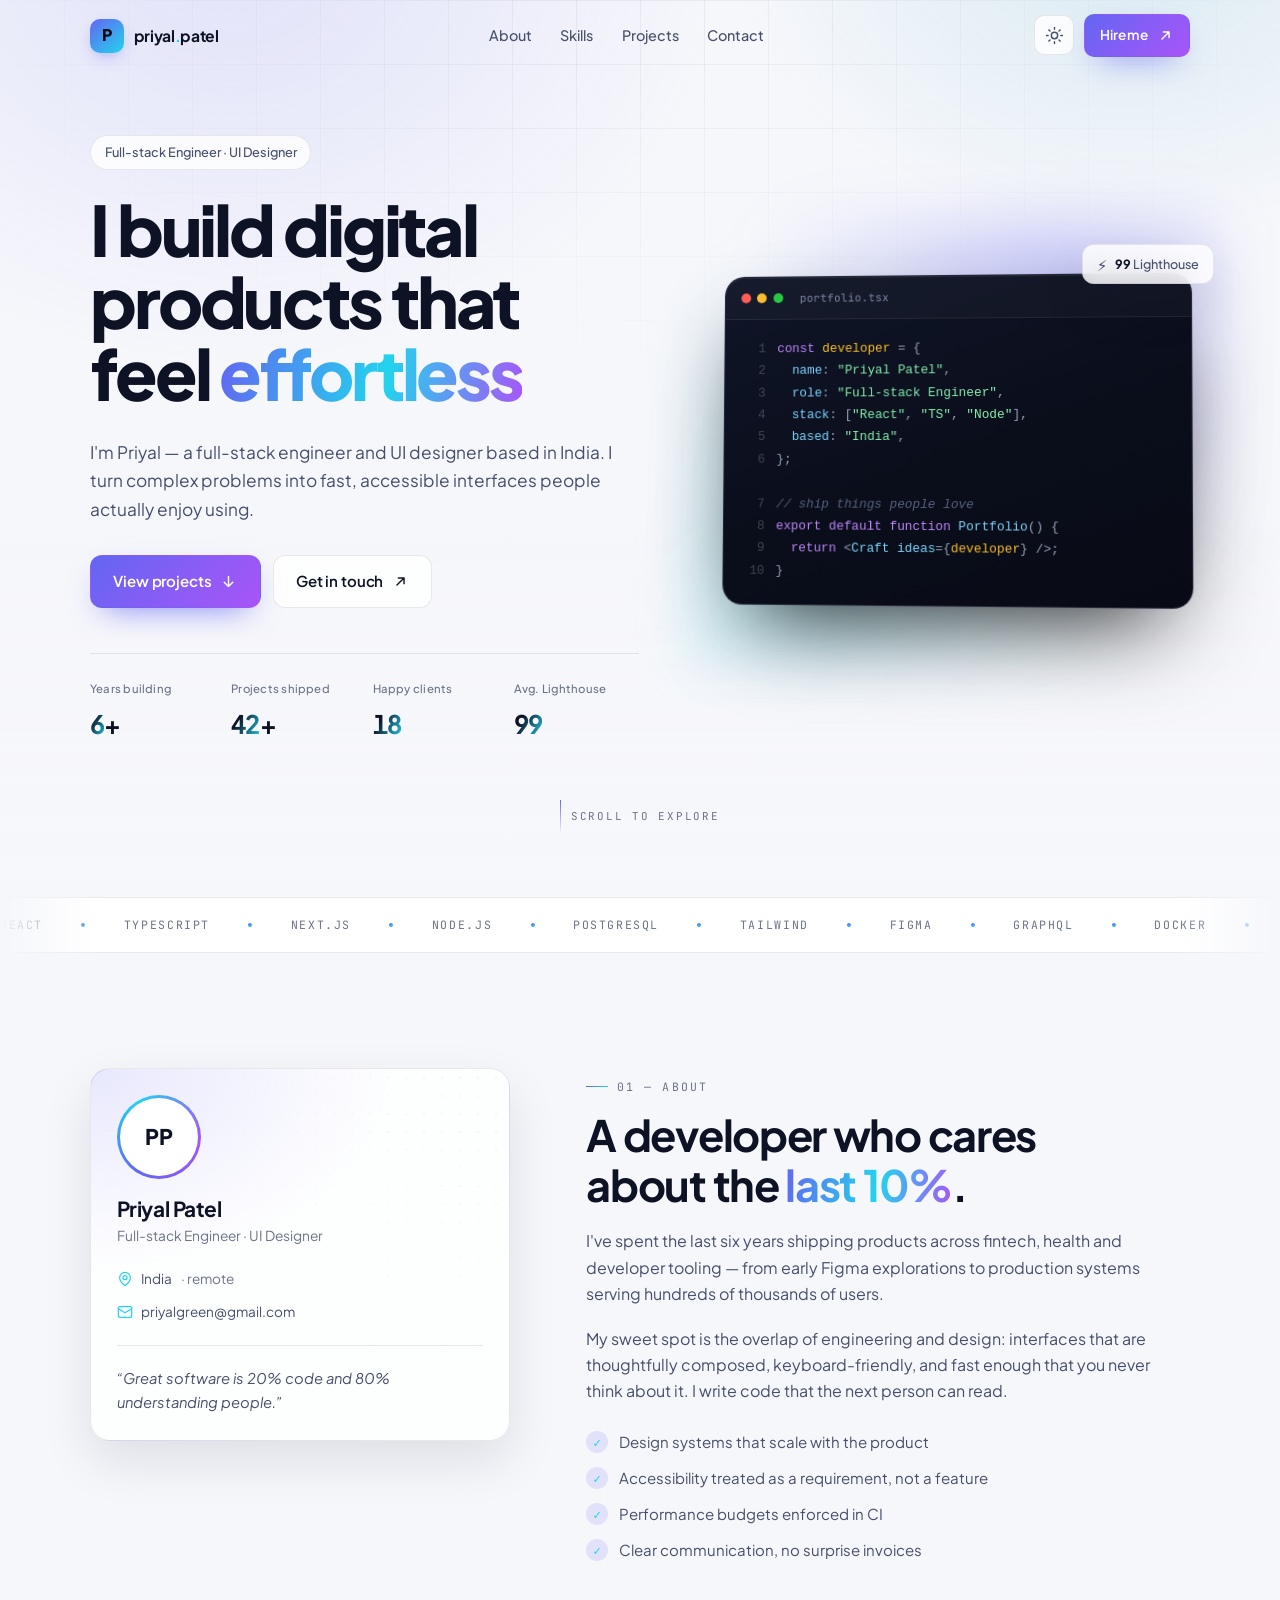
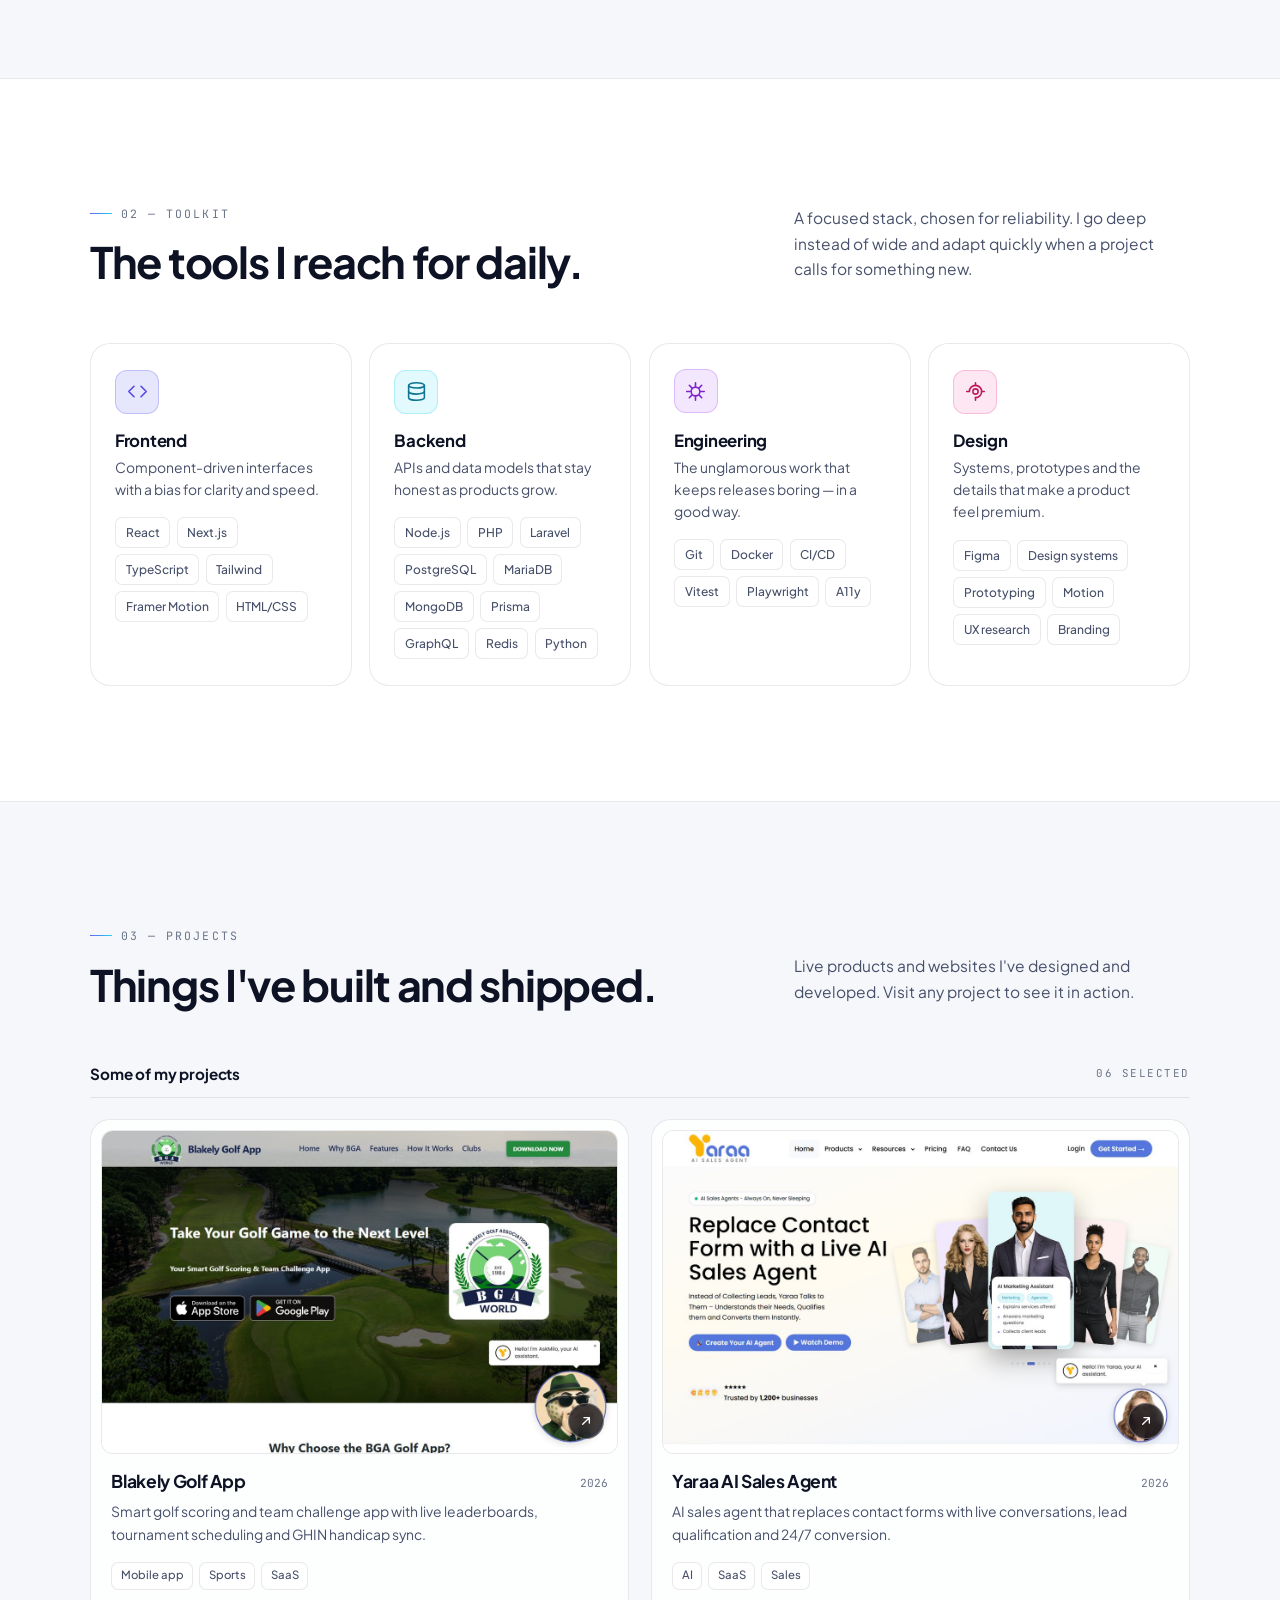
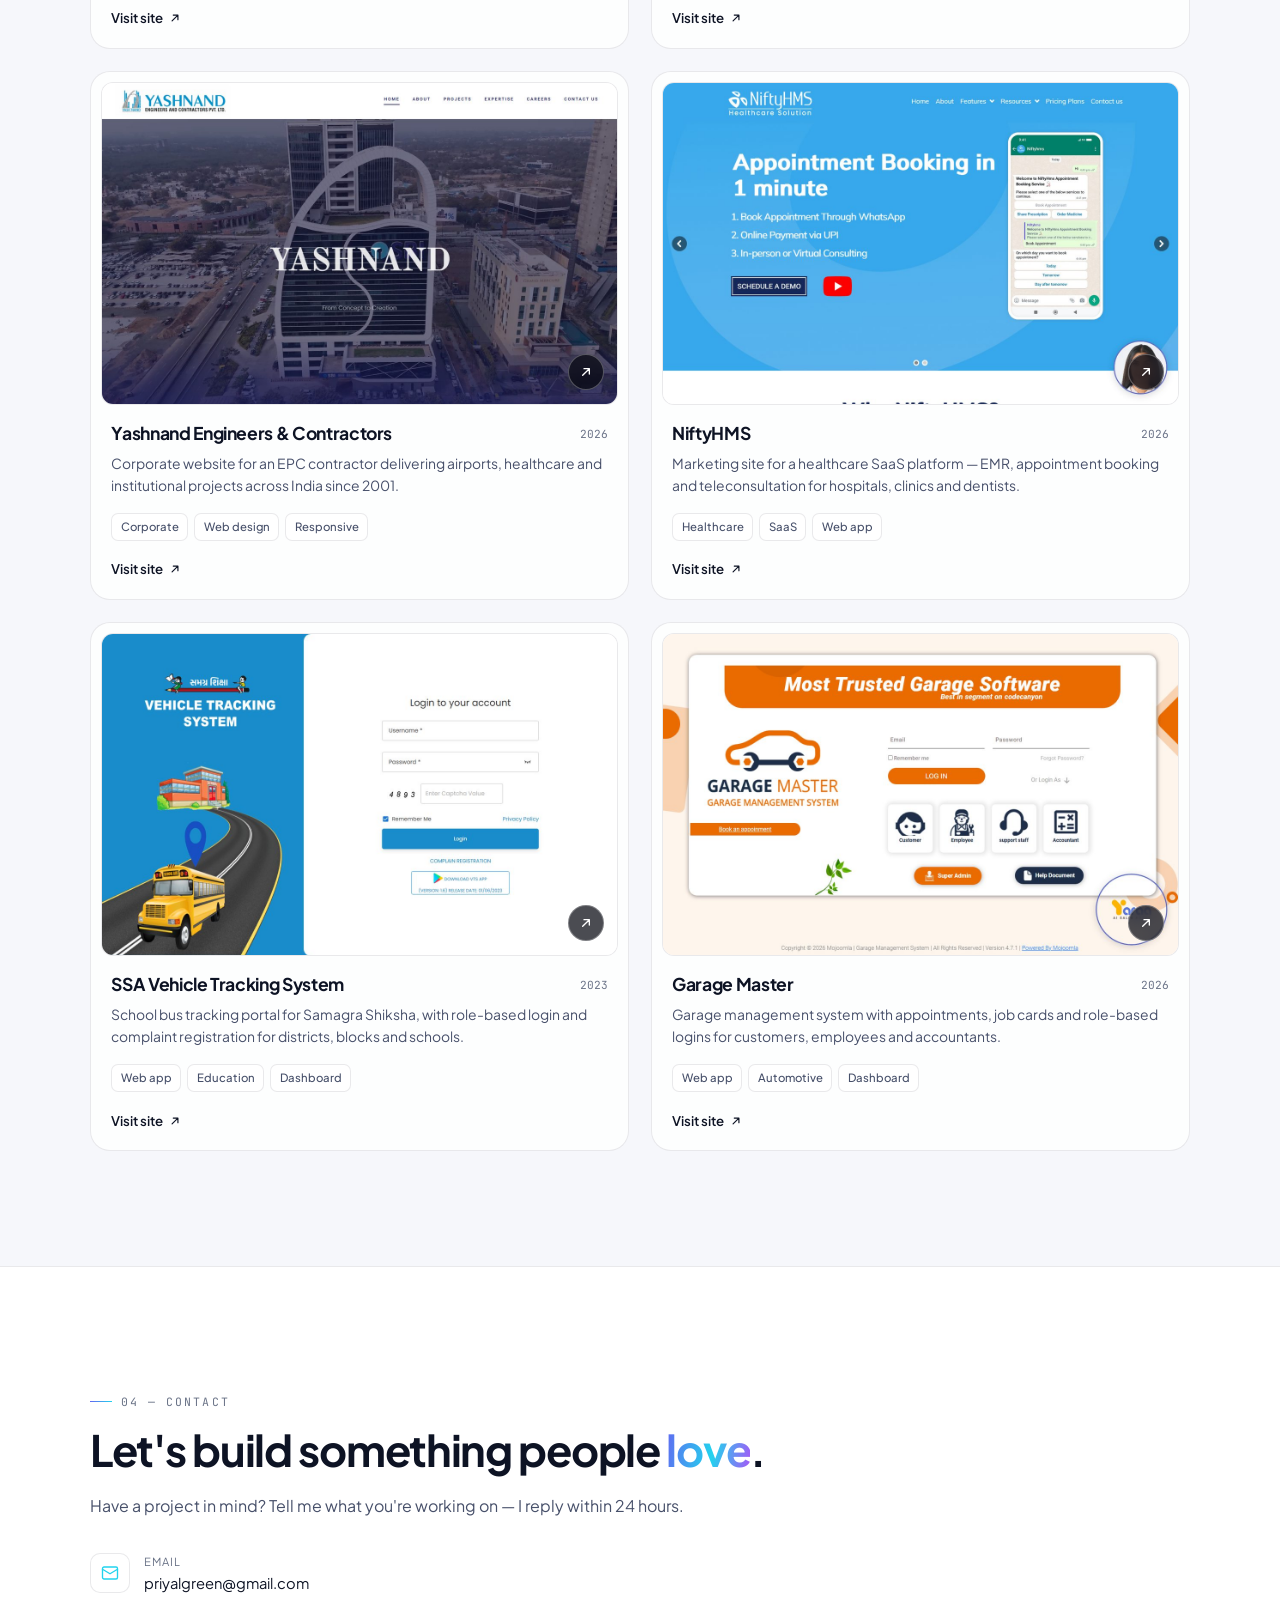
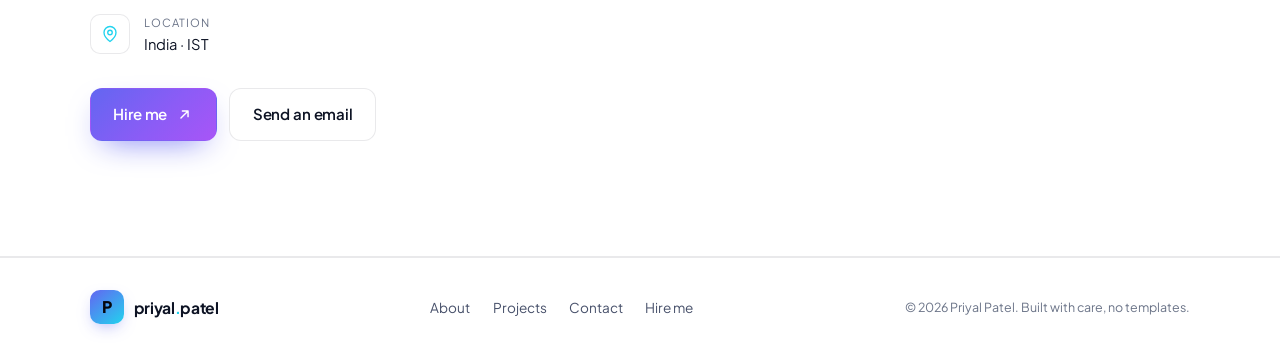
<file: index.html>
<!DOCTYPE html>
<html lang="en" data-theme="dark">

<head>
  <meta charset="UTF-8" />
  <meta name="viewport" content="width=device-width, initial-scale=1.0" />
  <title>Priyal Patel — Full-stack Engineer &amp; UI Designer</title>
  <meta name="description"
    content="Portfolio of Priyal Patel, a full-stack engineer and UI designer building fast, accessible digital products." />
  <meta name="author" content="Priyal Patel" />
  <meta name="theme-color" content="#060810" />
  <meta property="og:type" content="website" />
  <meta property="og:title" content="Priyal Patel — Full-stack Engineer &amp; UI Designer" />
  <meta property="og:description"
    content="I build digital products that feel effortless. Full-stack engineering, interface design and design systems." />
  <meta property="og:site_name" content="Priyal Patel" />
  <meta name="twitter:card" content="summary" />
  <meta name="twitter:title" content="Priyal Patel — Full-stack Engineer &amp; UI Designer" />
  <meta name="twitter:description"
    content="I build digital products that feel effortless. Full-stack engineering, interface design and design systems." />
  <link rel="icon"
    href="data:image/svg+xml,%3Csvg xmlns='http://www.w3.org/2000/svg' viewBox='0 0 64 64'%3E%3Cdefs%3E%3ClinearGradient id='g' x1='0' y1='0' x2='1' y2='1'%3E%3Cstop stop-color='%236366f1'/%3E%3Cstop offset='1' stop-color='%2322d3ee'/%3E%3C/linearGradient%3E%3C/defs%3E%3Crect width='64' height='64' rx='16' fill='url(%23g)'/%3E%3Cpath d='M22 48V16h12a10 10 0 0 1 0 20h-8v12z' fill='%23060810'/%3E%3C/svg%3E" />

  <link rel="preconnect" href="https://fonts.googleapis.com" />
  <link rel="preconnect" href="https://fonts.gstatic.com" crossorigin />
  <link
    href="https://fonts.googleapis.com/css2?family=Plus+Jakarta+Sans:wght@400;500;600;700;800&family=JetBrains+Mono:wght@400;500&display=swap"
    rel="stylesheet" />

  <script>
    // Apply the saved theme before first paint to avoid a flash.
    (function () {
      try {
        var saved = localStorage.getItem("theme");
        var prefersLight = window.matchMedia("(prefers-color-scheme: light)").matches;
        document.documentElement.dataset.theme = saved || (prefersLight ? "light" : "dark");
        document.documentElement.classList.add("js");
      } catch (error) {
        /* keep the default dark theme */
      }
    })();
  </script>

  <link rel="stylesheet" href="styles.css" />
</head>

<body>
  <a class="skip-link" href="#main">Skip to content</a>
  <div class="cursor-glow" aria-hidden="true"></div>

  <!-- ================= Header ================= -->
  <header class="site-header" id="site-header">
    <div class="container header-inner">
      <a class="brand" href="#top">
        <span class="brand-mark" aria-hidden="true">P</span>
        <span class="brand-text">priyal<span class="brand-dot">.</span>patel</span>
      </a>

      <nav class="nav" id="nav" tabindex="-1" aria-label="Primary">
        <ul class="nav-list">
          <li><a class="nav-link" href="#about">About</a></li>
          <li><a class="nav-link" href="#skills">Skills</a></li>
          <li><a class="nav-link" href="#work">Projects</a></li>
          <li><a class="nav-link" href="#contact">Contact</a></li>
          <li class="nav-cta">
            <a class="btn btn-primary btn-block" href="mailto:priyalgreen@gmail.com">
              Hire me
              <svg viewBox="0 0 24 24" fill="none" stroke="currentColor" stroke-width="2" stroke-linecap="round"
                stroke-linejoin="round" aria-hidden="true">
                <path d="M7 17 17 7M9 7h8v8" />
              </svg>
            </a>
          </li>
        </ul>
      </nav>

      <div class="header-actions">        
        <button class="icon-btn theme-toggle" id="theme-toggle" type="button" aria-label="Switch color theme">
          <svg class="icon-sun" viewBox="0 0 24 24" fill="none" stroke="currentColor" stroke-width="1.8"
            stroke-linecap="round" aria-hidden="true">
            <circle cx="12" cy="12" r="4" />
            <path
              d="M12 2v2m0 16v2M4.9 4.9l1.4 1.4m11.4 11.4 1.4 1.4M2 12h2m16 0h2M4.9 19.1l1.4-1.4M17.7 6.3l1.4-1.4" />
          </svg>
          <svg class="icon-moon" viewBox="0 0 24 24" fill="none" stroke="currentColor" stroke-width="1.8"
            stroke-linecap="round" stroke-linejoin="round" aria-hidden="true">
            <path d="M21 12.8A9 9 0 1 1 11.2 3a7 7 0 0 0 9.8 9.8Z" />
          </svg>
        </button>
        <a class="btn btn-primary btn-sm header-cta" href="mailto:priyalgreen@gmail.com">
          Hire me
          <svg viewBox="0 0 24 24" fill="none" stroke="currentColor" stroke-width="2" stroke-linecap="round"
            stroke-linejoin="round" aria-hidden="true">
            <path d="M7 17 17 7M9 7h8v8" />
          </svg>
        </a>
        <button class="icon-btn menu-toggle" id="menu-toggle" type="button" aria-label="Open menu" aria-expanded="false"
          aria-controls="nav">
          <span></span><span></span><span></span>
        </button>
      </div>
    </div>
  </header>

  <main id="main">
    <!-- ================= Hero ================= -->
    <section class="hero" id="top">
      <div class="container hero-grid">
        <div class="hero-copy">
          <p class="eyebrow reveal">Full-stack Engineer · UI Designer</p>

          <h1 class="hero-title reveal" style="--d: 60ms">
            I build digital products that feel
            <span class="gradient-text">effortless</span>
          </h1>

          <p class="lead reveal" style="--d: 120ms">
            I'm Priyal — a full-stack engineer and UI designer based in India. I turn
            complex problems into fast, accessible interfaces people actually enjoy using.
          </p>

          <div class="hero-actions reveal" style="--d: 180ms">
            <a class="btn btn-primary" href="#work">
              View projects
              <svg viewBox="0 0 24 24" fill="none" stroke="currentColor" stroke-width="2" stroke-linecap="round"
                stroke-linejoin="round" aria-hidden="true">
                <path d="M12 5v14M6 13l6 6 6-6" />
              </svg>
            </a>
            <a class="btn btn-ghost" href="#contact">
              Get in touch
              <svg viewBox="0 0 24 24" fill="none" stroke="currentColor" stroke-width="2" stroke-linecap="round"
                stroke-linejoin="round" aria-hidden="true">
                <path d="M7 17 17 7M9 7h8v8" />
              </svg>
            </a>
          </div>

          <dl class="hero-stats reveal" style="--d: 300ms">
            <div>
              <dt>Years building</dt>
              <dd><span data-count="6">0</span>+</dd>
            </div>
            <div>
              <dt>Projects shipped</dt>
              <dd><span data-count="42">0</span>+</dd>
            </div>
            <div>
              <dt>Happy clients</dt>
              <dd><span data-count="18">0</span></dd>
            </div>
            <div>
              <dt>Avg. Lighthouse</dt>
              <dd><span data-count="99">0</span></dd>
            </div>
          </dl>
        </div>

        <div class="hero-visual reveal" style="--d: 160ms" aria-hidden="true">
          <div class="visual-glow"></div>

          <div class="code-card">
            <div class="code-head">
              <span class="dot dot-red"></span>
              <span class="dot dot-yellow"></span>
              <span class="dot dot-green"></span>
              <span class="code-tab">portfolio.tsx</span>
            </div>
            <pre class="code-body"><code><span class="lineno">1</span><span class="tok-key">const</span> <span class="tok-var">developer</span> <span class="tok-punc">=</span> <span class="tok-punc">{</span>
<span class="lineno">2</span>  <span class="tok-fn">name</span><span class="tok-punc">:</span> <span class="tok-str">"Priyal Patel"</span><span class="tok-punc">,</span>
<span class="lineno">3</span>  <span class="tok-fn">role</span><span class="tok-punc">:</span> <span class="tok-str">"Full-stack Engineer"</span><span class="tok-punc">,</span>
<span class="lineno">4</span>  <span class="tok-fn">stack</span><span class="tok-punc">:</span> <span class="tok-punc">[</span><span class="tok-str">"React"</span><span class="tok-punc">,</span> <span class="tok-str">"TS"</span><span class="tok-punc">,</span> <span class="tok-str">"Node"</span><span class="tok-punc">]</span><span class="tok-punc">,</span>
<span class="lineno">5</span>  <span class="tok-fn">based</span><span class="tok-punc">:</span> <span class="tok-str">"India"</span><span class="tok-punc">,</span>
<span class="lineno">6</span><span class="tok-punc">}</span><span class="tok-punc">;</span>

<span class="lineno">7</span><span class="tok-com">// ship things people love</span>
<span class="lineno">8</span><span class="tok-key">export default function</span> <span class="tok-fn">Portfolio</span><span class="tok-punc">() {</span>
<span class="lineno">9</span>  <span class="tok-key">return</span> <span class="tok-punc">&lt;</span><span class="tok-fn">Craft</span> <span class="tok-fn">ideas</span><span class="tok-punc">=</span><span class="tok-punc">{</span><span class="tok-var">developer</span><span class="tok-punc">}</span> <span class="tok-punc">/&gt;</span><span class="tok-punc">;</span>
<span class="lineno">10</span><span class="tok-punc">}</span></code></pre>
          </div>

          <div class="float-chip chip-top">
            <span class="chip-icon">⚡</span>
            <span><strong>99</strong> Lighthouse</span>
          </div>
        </div>
      </div>

      <div class="scroll-hint" aria-hidden="true">
        <span class="scroll-line"></span>
        Scroll to explore
      </div>
    </section>

    <!-- ================= Marquee ================= -->
    <div class="marquee" aria-hidden="true">
      <div class="marquee-track">
        <span>React</span><span>TypeScript</span><span>Next.js</span><span>Node.js</span><span>PostgreSQL</span><span>Tailwind</span><span>Figma</span><span>GraphQL</span><span>Docker</span><span>Framer
          Motion</span>
        <span>React</span><span>TypeScript</span><span>Next.js</span><span>Node.js</span><span>PostgreSQL</span><span>Tailwind</span><span>Figma</span><span>GraphQL</span><span>Docker</span><span>Framer
          Motion</span>
      </div>
    </div>

    <!-- ================= About ================= -->
    <section class="section" id="about">
      <div class="container about-grid">
        <div class="about-visual reveal">
          <div class="profile-card">
            <div class="profile-top">
              <div class="avatar" aria-hidden="true">
                <span>PP</span>
              </div>
            </div>
            <p class="profile-name">Priyal Patel</p>
            <p class="profile-role">Full-stack Engineer · UI Designer</p>
            <ul class="profile-meta">
              <li>
                <svg viewBox="0 0 24 24" fill="none" stroke="currentColor" stroke-width="1.8" stroke-linecap="round"
                  stroke-linejoin="round" aria-hidden="true">
                  <path d="M20 10c0 6-8 12-8 12S4 16 4 10a8 8 0 1 1 16 0Z" />
                  <circle cx="12" cy="10" r="3" />
                </svg>
                India <span class="muted">· remote</span>
              </li>
              <li>
                <svg viewBox="0 0 24 24" fill="none" stroke="currentColor" stroke-width="1.8" stroke-linecap="round"
                  stroke-linejoin="round" aria-hidden="true">
                  <rect x="2" y="4" width="20" height="16" rx="2" />
                  <path d="m2 7 10 6 10-6" />
                </svg>
                <a href="mailto:priyalgreen@gmail.com">priyalgreen@gmail.com</a>
              </li>
            </ul>
            <div class="profile-divider"></div>
            <p class="profile-quote">
              “Great software is 20% code and 80% understanding people.”
            </p>
          </div>
        </div>

        <div class="about-copy">
          <p class="section-eyebrow reveal">01 — About</p>
          <h2 class="section-title reveal" style="--d: 60ms">
            A developer who cares about the <span class="gradient-text">last 10%</span>.
          </h2>
          <p class="about-text reveal" style="--d: 120ms">
            I've spent the last six years shipping products across fintech, health and
            developer tooling — from early Figma explorations to production systems
            serving hundreds of thousands of users.
          </p>
          <p class="about-text reveal" style="--d: 160ms">
            My sweet spot is the overlap of engineering and design: interfaces that are
            thoughtfully composed, keyboard-friendly, and fast enough that you never
            think about it. I write code that the next person can read.
          </p>

          <ul class="principle-list reveal" style="--d: 200ms">
            <li><span class="check">✓</span> Design systems that scale with the product</li>
            <li><span class="check">✓</span> Accessibility treated as a requirement, not a feature</li>
            <li><span class="check">✓</span> Performance budgets enforced in CI</li>
            <li><span class="check">✓</span> Clear communication, no surprise invoices</li>
          </ul>
        </div>
      </div>
    </section>

    <!-- ================= Skills ================= -->
    <section class="section section-alt" id="skills">
      <div class="container">
        <div class="section-head">
          <div>
            <p class="section-eyebrow reveal">02 — Toolkit</p>
            <h2 class="section-title reveal" style="--d: 60ms">The tools I reach for daily.</h2>
          </div>
          <p class="section-sub reveal" style="--d: 120ms">
            A focused stack, chosen for reliability. I go deep instead of wide and adapt
            quickly when a project calls for something new.
          </p>
        </div>

        <div class="skills-grid">
          <article class="skill-card reveal" style="--d: 0ms">
            <div class="skill-icon icon-indigo">
              <svg viewBox="0 0 24 24" fill="none" stroke="currentColor" stroke-width="1.8" stroke-linecap="round"
                stroke-linejoin="round" aria-hidden="true">
                <path d="m8 6-6 6 6 6M16 6l6 6-6 6" />
              </svg>
            </div>
            <h3>Frontend</h3>
            <p>Component-driven interfaces with a bias for clarity and speed.</p>
            <ul class="chips">
              <li>React</li>
              <li>Next.js</li>
              <li>TypeScript</li>
              <li>Tailwind</li>
              <li>Framer Motion</li>
              <li>HTML/CSS</li>
            </ul>
          </article>

          <article class="skill-card reveal" style="--d: 80ms">
            <div class="skill-icon icon-cyan">
              <svg viewBox="0 0 24 24" fill="none" stroke="currentColor" stroke-width="1.8" stroke-linecap="round"
                stroke-linejoin="round" aria-hidden="true">
                <ellipse cx="12" cy="5" rx="9" ry="3" />
                <path d="M3 5v7c0 1.66 4.03 3 9 3s9-1.34 9-3V5" />
                <path d="M3 12v7c0 1.66 4.03 3 9 3s9-1.34 9-3v-7" />
              </svg>
            </div>
            <h3>Backend</h3>
            <p>APIs and data models that stay honest as products grow.</p>
            <ul class="chips">
              <li>Node.js</li>
              <li>PHP</li>
              <li>Laravel</li>
              <li>PostgreSQL</li>
              <li>MariaDB</li>
              <li>MongoDB</li>
              <li>Prisma</li>
              <li>GraphQL</li>
              <li>Redis</li>
              <li>Python</li>
            </ul>
          </article>

          <article class="skill-card reveal" style="--d: 160ms">
            <div class="skill-icon icon-violet">
              <svg viewBox="0 0 24 24" fill="none" stroke="currentColor" stroke-width="1.8" stroke-linecap="round"
                stroke-linejoin="round" aria-hidden="true">
                <path
                  d="M12 2v4M12 18v4M4.9 4.9l2.9 2.9M16.2 16.2l2.9 2.9M2 12h4M18 12h4M4.9 19.1l2.9-2.9M16.2 7.8l2.9-2.9" />
                <circle cx="12" cy="12" r="5" />
              </svg>
            </div>
            <h3>Engineering</h3>
            <p>The unglamorous work that keeps releases boring — in a good way.</p>
            <ul class="chips">
              <li>Git</li>
              <li>Docker</li>
              <li>CI/CD</li>
              <li>Vitest</li>
              <li>Playwright</li>
              <li>A11y</li>
            </ul>
          </article>

          <article class="skill-card reveal" style="--d: 240ms">
            <div class="skill-icon icon-pink">
              <svg viewBox="0 0 24 24" fill="none" stroke="currentColor" stroke-width="1.8" stroke-linecap="round"
                stroke-linejoin="round" aria-hidden="true">
                <path d="M12 19a7 7 0 1 0-7-7" />
                <circle cx="12" cy="12" r="3" />
                <path d="M5 12H2M12 5V2M19 12h3M12 19v3" />
              </svg>
            </div>
            <h3>Design</h3>
            <p>Systems, prototypes and the details that make a product feel premium.</p>
            <ul class="chips">
              <li>Figma</li>
              <li>Design systems</li>
              <li>Prototyping</li>
              <li>Motion</li>
              <li>UX research</li>
              <li>Branding</li>
            </ul>
          </article>
        </div>
      </div>
    </section>

    <!-- ================= Work ================= -->
    <section class="section" id="work">
      <div class="container">
        <div class="section-head">
          <div>
            <p class="section-eyebrow reveal">03 — Projects</p>
            <h2 class="section-title reveal" style="--d: 60ms">Things I've built and shipped.</h2>
          </div>
          <p class="section-sub reveal" style="--d: 120ms">
            Live products and websites I've designed and developed. Visit any project
            to see it in action.
          </p>
        </div>

        <div class="projects-bar reveal" style="--d: 160ms">
          <h3 class="projects-label">Some of my projects</h3>
          <span class="projects-count">06 selected</span>
        </div>

        <div class="projects-grid" id="projects-grid">
          <article class="project reveal" style="--d: 80ms">
            <a class="project-link" href="https://bgaapp.com" target="_blank" rel="noopener noreferrer">
              <div class="thumb">
                <img src="assets/projects/bgaapp.jpg"
                  alt="Blakely Golf App homepage with a golfer swinging and the BGA Golf App download call to action"
                  width="1200" height="750" loading="lazy" decoding="async" />
                <span class="thumb-arrow" aria-hidden="true">
                  <svg viewBox="0 0 24 24" fill="none" stroke="currentColor" stroke-width="2" stroke-linecap="round"
                    stroke-linejoin="round">
                    <path d="M7 17 17 7M9 7h8v8" />
                  </svg>
                </span>
              </div>
              <div class="project-body">
                <div class="project-head">
                  <h3>Blakely Golf App</h3>
                  <span class="project-year">2026</span>
                </div>
                <p>Smart golf scoring and team challenge app with live leaderboards, tournament scheduling and GHIN
                  handicap sync.</p>
                <ul class="chips chips-sm">
                  <li>Mobile app</li>
                  <li>Sports</li>
                  <li>SaaS</li>
                </ul>
                <span class="project-cta">
                  Visit site
                  <svg viewBox="0 0 24 24" fill="none" stroke="currentColor" stroke-width="2" stroke-linecap="round"
                    stroke-linejoin="round" aria-hidden="true">
                    <path d="M7 17 17 7M9 7h8v8" />
                  </svg>
                </span>
              </div>
            </a>
          </article>

          <article class="project reveal" style="--d: 80ms">
            <a class="project-link" href="https://yaraai.com/" target="_blank" rel="noopener noreferrer">
              <div class="thumb">
                <img src="assets/projects/yaraai.jpg" alt="Yaraa AI Sales Agent homepage with the headline about replacing contact forms with a live AI sales agent"
                  width="1200" height="750" loading="lazy" decoding="async" />
                <span class="thumb-arrow" aria-hidden="true">
                  <svg viewBox="0 0 24 24" fill="none" stroke="currentColor" stroke-width="2" stroke-linecap="round"
                    stroke-linejoin="round">
                    <path d="M7 17 17 7M9 7h8v8" />
                  </svg>
                </span>
              </div>
              <div class="project-body">
                <div class="project-head">
                  <h3>Yaraa AI Sales Agent</h3>
                  <span class="project-year">2026</span>
                </div>
                <p>AI sales agent that replaces contact forms with live conversations, lead qualification and 24/7 conversion.</p>
                <ul class="chips chips-sm">
                  <li>AI</li>
                  <li>SaaS</li>
                  <li>Sales</li>
                </ul>
                <span class="project-cta">
                  Visit site
                  <svg viewBox="0 0 24 24" fill="none" stroke="currentColor" stroke-width="2" stroke-linecap="round"
                    stroke-linejoin="round" aria-hidden="true">
                    <path d="M7 17 17 7M9 7h8v8" />
                  </svg>
                </span>
              </div>
            </a>
          </article>

          <article class="project reveal" style="--d: 0ms">
            <a class="project-link" href="https://www.yashnandeng.com/" target="_blank" rel="noopener noreferrer">
              <div class="thumb">
                <img src="assets/projects/yashnand.jpg"
                  alt="Yashnand Engineers &amp; Contractors homepage showing an aerial view of a completed commercial tower"
                  width="1200" height="750" loading="lazy" decoding="async" />
                <span class="thumb-arrow" aria-hidden="true">
                  <svg viewBox="0 0 24 24" fill="none" stroke="currentColor" stroke-width="2" stroke-linecap="round"
                    stroke-linejoin="round">
                    <path d="M7 17 17 7M9 7h8v8" />
                  </svg>
                </span>
              </div>
              <div class="project-body">
                <div class="project-head">
                  <h3>Yashnand Engineers &amp; Contractors</h3>
                  <span class="project-year">2026</span>
                </div>
                <p>Corporate website for an EPC contractor delivering airports, healthcare and institutional projects
                  across India since 2001.</p>
                <ul class="chips chips-sm">
                  <li>Corporate</li>
                  <li>Web design</li>
                  <li>Responsive</li>
                </ul>
                <span class="project-cta">
                  Visit site
                  <svg viewBox="0 0 24 24" fill="none" stroke="currentColor" stroke-width="2" stroke-linecap="round"
                    stroke-linejoin="round" aria-hidden="true">
                    <path d="M7 17 17 7M9 7h8v8" />
                  </svg>
                </span>
              </div>
            </a>
          </article>

          <article class="project reveal" style="--d: 80ms">
            <a class="project-link" href="https://niftyhms.com/" target="_blank" rel="noopener noreferrer">
              <div class="thumb">
                <img src="assets/projects/niftyhms.jpg"
                  alt="NiftyHMS homepage with appointment booking messaging and a WhatsApp consultation preview"
                  width="1200" height="750" loading="lazy" decoding="async" />
                <span class="thumb-arrow" aria-hidden="true">
                  <svg viewBox="0 0 24 24" fill="none" stroke="currentColor" stroke-width="2" stroke-linecap="round"
                    stroke-linejoin="round">
                    <path d="M7 17 17 7M9 7h8v8" />
                  </svg>
                </span>
              </div>
              <div class="project-body">
                <div class="project-head">
                  <h3>NiftyHMS</h3>
                  <span class="project-year">2026</span>
                </div>
                <p>Marketing site for a healthcare SaaS platform — EMR, appointment booking and teleconsultation for
                  hospitals, clinics and dentists.</p>
                <ul class="chips chips-sm">
                  <li>Healthcare</li>
                  <li>SaaS</li>
                  <li>Web app</li>
                </ul>
                <span class="project-cta">
                  Visit site
                  <svg viewBox="0 0 24 24" fill="none" stroke="currentColor" stroke-width="2" stroke-linecap="round"
                    stroke-linejoin="round" aria-hidden="true">
                    <path d="M7 17 17 7M9 7h8v8" />
                  </svg>
                </span>
              </div>
            </a>
          </article>

          <article class="project reveal" style="--d: 160ms">
            <a class="project-link" href="https://ssavts.in/" target="_blank" rel="noopener noreferrer">
              <div class="thumb">
                <img src="assets/projects/ssavts.jpg"
                  alt="Samagra Shiksha Vehicle Tracking System login screen with an illustrated school bus" width="1200"
                  height="750" loading="lazy" decoding="async" />
                <span class="thumb-arrow" aria-hidden="true">
                  <svg viewBox="0 0 24 24" fill="none" stroke="currentColor" stroke-width="2" stroke-linecap="round"
                    stroke-linejoin="round">
                    <path d="M7 17 17 7M9 7h8v8" />
                  </svg>
                </span>
              </div>
              <div class="project-body">
                <div class="project-head">
                  <h3>SSA Vehicle Tracking System</h3>
                  <span class="project-year">2023</span>
                </div>
                <p>School bus tracking portal for Samagra Shiksha, with role-based login and complaint registration for
                  districts, blocks and schools.</p>
                <ul class="chips chips-sm">
                  <li>Web app</li>
                  <li>Education</li>
                  <li>Dashboard</li>
                </ul>
                <span class="project-cta">
                  Visit site
                  <svg viewBox="0 0 24 24" fill="none" stroke="currentColor" stroke-width="2" stroke-linecap="round"
                    stroke-linejoin="round" aria-hidden="true">
                    <path d="M7 17 17 7M9 7h8v8" />
                  </svg>
                </span>
              </div>
            </a>
          </article>

          <article class="project reveal" style="--d: 0ms">
            <a class="project-link" href="https://pushnifty.com/dasinfoau/php/garage/" target="_blank"
              rel="noopener noreferrer">
              <div class="thumb">
                <img src="assets/projects/garage.jpg"
                  alt="Garage Master login screen with role options for customers, employees and accountants"
                  width="1200" height="750" loading="lazy" decoding="async" />
                <span class="thumb-arrow" aria-hidden="true">
                  <svg viewBox="0 0 24 24" fill="none" stroke="currentColor" stroke-width="2" stroke-linecap="round"
                    stroke-linejoin="round">
                    <path d="M7 17 17 7M9 7h8v8" />
                  </svg>
                </span>
              </div>
              <div class="project-body">
                <div class="project-head">
                  <h3>Garage Master</h3>
                  <span class="project-year">2026</span>
                </div>
                <p>Garage management system with appointments, job cards and role-based logins for customers, employees
                  and accountants.</p>
                <ul class="chips chips-sm">
                  <li>Web app</li>
                  <li>Automotive</li>
                  <li>Dashboard</li>
                </ul>
                <span class="project-cta">
                  Visit site
                  <svg viewBox="0 0 24 24" fill="none" stroke="currentColor" stroke-width="2" stroke-linecap="round"
                    stroke-linejoin="round" aria-hidden="true">
                    <path d="M7 17 17 7M9 7h8v8" />
                  </svg>
                </span>
              </div>
            </a>

        </div>
      </div>
    </section>

    <!-- ================= Contact ================= -->
    <section class="section section-alt" id="contact">
      <div class="container">
        <div class="contact-copy">
          <p class="section-eyebrow reveal">04 — Contact</p>
          <h2 class="section-title reveal" style="--d: 60ms">
            Let's build something people <span class="gradient-text">love</span>.
          </h2>
          <p class="about-text reveal" style="--d: 120ms">
            Have a project in mind? Tell me what you're working on — I reply within
            24 hours.
          </p>

          <ul class="contact-list reveal" style="--d: 160ms">
            <li>
              <span class="contact-icon">
                <svg viewBox="0 0 24 24" fill="none" stroke="currentColor" stroke-width="1.8" stroke-linecap="round"
                  stroke-linejoin="round" aria-hidden="true">
                  <rect x="2" y="4" width="20" height="16" rx="2" />
                  <path d="m2 7 10 6 10-6" />
                </svg>
              </span>
              <span>
                <span class="contact-label">Email</span>
                <a href="mailto:priyalgreen@gmail.com">priyalgreen@gmail.com</a>
              </span>
            </li>
            <li>
              <span class="contact-icon">
                <svg viewBox="0 0 24 24" fill="none" stroke="currentColor" stroke-width="1.8" stroke-linecap="round"
                  stroke-linejoin="round" aria-hidden="true">
                  <path d="M20 10c0 6-8 12-8 12S4 16 4 10a8 8 0 1 1 16 0Z" />
                  <circle cx="12" cy="10" r="3" />
                </svg>
              </span>
              <span>
                <span class="contact-label">Location</span>
                India · IST
              </span>
            </li>
          </ul>

          <div class="hero-actions reveal" style="--d: 200ms">
            <a class="btn btn-primary" href="mailto:priyalgreen@gmail.com">
              Hire me
              <svg viewBox="0 0 24 24" fill="none" stroke="currentColor" stroke-width="2" stroke-linecap="round"
                stroke-linejoin="round" aria-hidden="true">
                <path d="M7 17 17 7M9 7h8v8" />
              </svg>
            </a>
            <a class="btn btn-ghost" href="mailto:priyalgreen@gmail.com">
              Send an email
            </a>
          </div>
        </div>
      </div>
    </section>
  </main>

  <!-- ================= Footer ================= -->
  <footer class="site-footer">
    <div class="container footer-inner">
      <a class="brand" href="#top">
        <span class="brand-mark" aria-hidden="true">P</span>
        <span class="brand-text">priyal<span class="brand-dot">.</span>patel</span>
      </a>

      <nav aria-label="Footer">
        <ul class="footer-links">
          <li><a href="#about">About</a></li>
          <li><a href="#work">Projects</a></li>
          <li><a href="#contact">Contact</a></li>
          <li><a href="mailto:priyalgreen@gmail.com">Hire me</a></li>
        </ul>
      </nav>

      <p class="footer-note">© <span id="year">2026</span> Priyal Patel. Built with care, no templates.</p>
    </div>
  </footer>

  <button class="to-top" id="to-top" type="button" aria-label="Back to top">
    <svg viewBox="0 0 24 24" fill="none" stroke="currentColor" stroke-width="2" stroke-linecap="round"
      stroke-linejoin="round" aria-hidden="true">
      <path d="M12 19V5M6 11l6-6 6 6" />
    </svg>
  </button>

  <script src="script.js"></script>
</body>

</html>
</file>
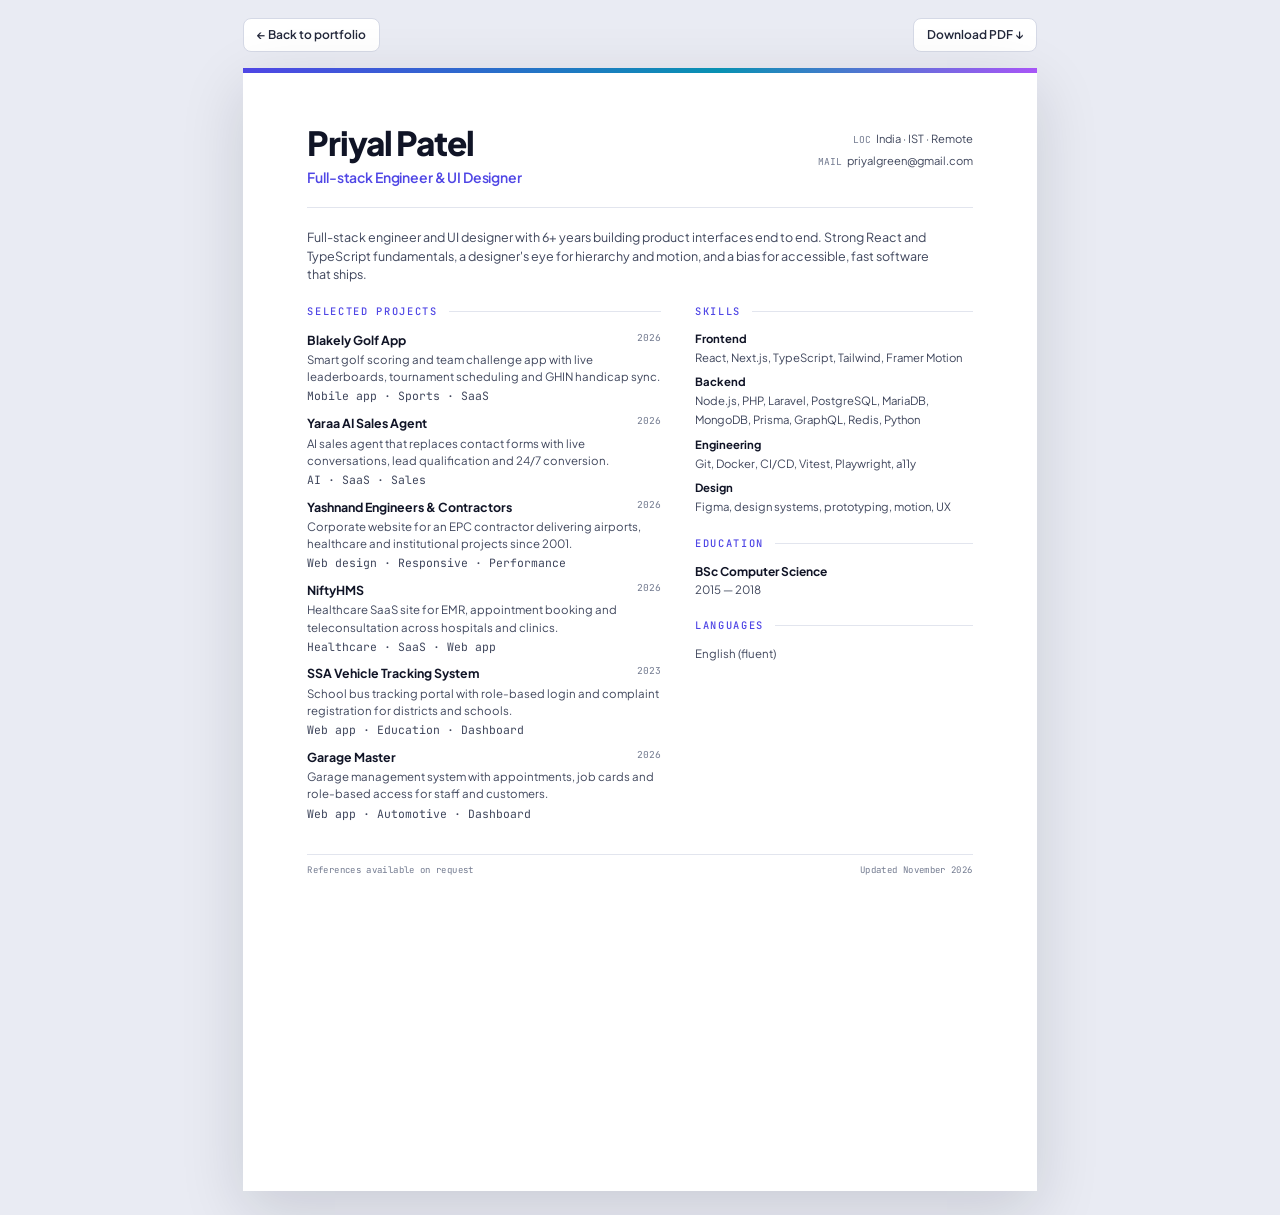
<file: resume.html>
<!DOCTYPE html>
<html lang="en">
<head>
  <meta charset="UTF-8" />
  <meta name="viewport" content="width=device-width, initial-scale=1.0" />
  <title>Priyal Patel — Résumé</title>
  <link rel="preconnect" href="https://fonts.googleapis.com" />
  <link rel="preconnect" href="https://fonts.gstatic.com" crossorigin />
  <link href="https://fonts.googleapis.com/css2?family=Plus+Jakarta+Sans:wght@400;500;600;700;800&family=JetBrains+Mono:wght@400;500&display=swap" rel="stylesheet" />
  <style>
    :root {
      --ink: #101426;
      --ink-soft: #3f465c;
      --muted: #737b90;
      --line: #e2e5ee;
      --accent: #4f46e5;
      --accent-soft: #eef0ff;
      --font: "Plus Jakarta Sans", Arial, sans-serif;
      --mono: "JetBrains Mono", Consolas, monospace;
    }

    * { box-sizing: border-box; margin: 0; padding: 0; }

    body {
      font-family: var(--font);
      color: var(--ink);
      background: #e9ebf3;
      line-height: 1.5;
      -webkit-print-color-adjust: exact;
      print-color-adjust: exact;
    }

    a { color: inherit; text-decoration: none; }

    .page {
      width: 210mm;
      min-height: 297mm;
      margin: 24px auto;
      padding: 15mm 17mm 13mm;
      background: #fff;
      box-shadow: 0 20px 60px rgba(16, 20, 38, 0.14);
      position: relative;
      font-size: 9.4pt;
    }

    .page::before {
      content: "";
      position: absolute;
      inset: 0 0 auto;
      height: 5px;
      background: linear-gradient(90deg, #4f46e5, #0891b2 60%, #a855f7);
    }

    /* Header */
    .top {
      display: flex;
      align-items: flex-start;
      justify-content: space-between;
      gap: 18mm;
      padding-bottom: 5mm;
      border-bottom: 1px solid var(--line);
    }

    h1 {
      font-size: 25pt;
      font-weight: 800;
      letter-spacing: -0.035em;
      line-height: 1.05;
    }

    .role {
      margin-top: 2mm;
      font-size: 10.5pt;
      font-weight: 600;
      color: var(--accent);
      letter-spacing: -0.01em;
    }

    .contact {
      list-style: none;
      text-align: right;
      display: grid;
      gap: 1.1mm;
      padding-top: 1.5mm;
      font-size: 8.4pt;
      color: var(--ink-soft);
      white-space: nowrap;
    }

    .contact li span {
      color: var(--muted);
      font-family: var(--mono);
      font-size: 7.2pt;
      margin-right: 1.2mm;
    }

    /* Sections */
    section { margin-top: 5.2mm; }

    h2 {
      display: flex;
      align-items: center;
      gap: 3mm;
      margin-bottom: 3mm;
      font-family: var(--mono);
      font-size: 7.8pt;
      font-weight: 500;
      letter-spacing: 0.16em;
      text-transform: uppercase;
      color: var(--accent);
    }

    h2::after {
      content: "";
      flex: 1;
      height: 1px;
      background: var(--line);
    }

    .summary {
      color: var(--ink-soft);
      max-width: 165mm;
    }

    /* Experience */
    .job {
      display: grid;
      grid-template-columns: 31mm 1fr;
      gap: 5mm;
      padding-block: 2.4mm;
    }

    .job + .job { border-top: 1px dashed var(--line); }

    .job:first-of-type { padding-top: 0; }

    .period {
      font-family: var(--mono);
      font-size: 7.4pt;
      color: var(--ink-soft);
      padding-top: 0.6mm;
      letter-spacing: -0.02em;
    }

    .place {
      display: block;
      margin-top: 0.6mm;
      font-size: 7.6pt;
      color: var(--muted);
    }

    .job h3 {
      font-size: 10pt;
      font-weight: 700;
      letter-spacing: -0.015em;
      line-height: 1.3;
    }

    .company {
      color: var(--muted);
      font-weight: 500;
    }

    .job ul {
      list-style: none;
      margin-top: 1.3mm;
      display: grid;
      gap: 0.7mm;
      color: var(--ink-soft);
      font-size: 8.9pt;
    }

    .job li {
      padding-left: 3.2mm;
      position: relative;
    }

    .job li::before {
      content: "";
      position: absolute;
      left: 0;
      top: 1.75mm;
      width: 3px;
      height: 3px;
      border-radius: 50%;
      background: var(--accent);
    }

    /* Bottom grid */
    .bottom {
      display: grid;
      grid-template-columns: 1.12fr 0.88fr;
      gap: 9mm;
    }

    .project { margin-bottom: 2.5mm; }

    .project h3 {
      font-size: 9.3pt;
      font-weight: 700;
      display: flex;
      justify-content: space-between;
      gap: 3mm;
    }

    .project h3 span {
      font-family: var(--mono);
      font-size: 7.2pt;
      font-weight: 400;
      color: var(--muted);
    }

    .project p {
      margin-top: 0.5mm;
      color: var(--ink-soft);
      font-size: 8.6pt;
    }

    .stack {
      margin-top: 0.8mm;
      font-family: var(--mono);
      font-size: 7pt;
      color: var(--muted);
    }

    .skill {
      margin-bottom: 2mm;
    }

    .skill strong {
      display: block;
      font-size: 8.5pt;
      font-weight: 700;
    }

    .skill span {
      color: var(--ink-soft);
      font-size: 8.5pt;
    }

    .edu {
      color: var(--ink-soft);
      font-size: 8.6pt;
    }

    .edu strong {
      display: block;
      color: var(--ink);
      font-size: 9pt;
    }

    .footnote {
      margin-top: 6mm;
      padding-top: 2.5mm;
      border-top: 1px solid var(--line);
      display: flex;
      justify-content: space-between;
      gap: 6mm;
      font-family: var(--mono);
      font-size: 6.8pt;
      letter-spacing: 0.04em;
      color: var(--muted);
    }

    /* Screen-only toolbar */
    .toolbar {
      width: 210mm;
      margin: 18px auto -8px;
      display: flex;
      justify-content: space-between;
      align-items: center;
      font-size: 12px;
      color: #5b6277;
    }

    .toolbar a {
      display: inline-flex;
      align-items: center;
      gap: 6px;
      padding: 7px 13px;
      border-radius: 8px;
      border: 1px solid #d5d9e6;
      background: #fff;
      font-weight: 600;
      color: #23283b;
    }

    .toolbar a:hover { border-color: #aeb5ca; }

    @media print {
      @page { size: A4; margin: 0; }

      body { background: #fff; }

      .page {
        width: auto;
        min-height: auto;
        margin: 0;
        padding: 12mm 15mm 10mm;
        box-shadow: none;
        font-size: 9pt;
      }

      section { margin-top: 4mm; }
      h2 { margin-bottom: 2.4mm; }
      .job { padding-block: 2mm; }
      .job ul { font-size: 8.5pt; }
      .summary { max-width: none; }
      .bottom { gap: 7mm; }
      .project { margin-bottom: 2mm; }
      .footnote { margin-top: 4mm; padding-top: 2mm; }

      .toolbar { display: none; }
    }

    @media screen and (max-width: 820px) {
      .page {
        width: 100%;
        min-height: auto;
        margin: 0;
        padding: 28px 22px 34px;
      }

      .toolbar {
        width: auto;
        margin: 14px 16px;
      }

      .top, .bottom { display: block; }
      .contact { text-align: left; margin-top: 10px; }
      .contact li span { display: inline-block; min-width: 22px; }
      .job { grid-template-columns: 1fr; gap: 1.5mm; }
      .bottom { display: grid; grid-template-columns: 1fr; gap: 6mm; }
    }
  </style>
</head>
<body>
  <div class="toolbar">
    <a href="./index.html">← Back to portfolio</a>
    <a href="./resume.pdf">Download PDF ↓</a>
  </div>

  <main class="page">
    <header class="top">
      <div>
        <h1>Priyal Patel</h1>
        <p class="role">Full-stack Engineer &amp; UI Designer</p>
      </div>
      <ul class="contact">
        <li><span>LOC</span>India · IST · Remote</li>
        <li><span>MAIL</span><a href="mailto:priyalgreen@gmail.com">priyalgreen@gmail.com</a></li>
      </ul>
    </header>

    <section>
      <p class="summary">
        Full-stack engineer and UI designer with 6+ years building product interfaces end to
        end. Strong React and TypeScript fundamentals, a designer's eye for hierarchy and
        motion, and a bias for accessible, fast software that ships.
      </p>
    </section>

    <div class="bottom">
      <div>
        <section>
          <h2>Selected projects</h2>

          <article class="project">
            <h3>Blakely Golf App <span>2026</span></h3>
            <p>Smart golf scoring and team challenge app with live leaderboards, tournament scheduling and GHIN handicap sync.</p>
            <p class="stack">Mobile app · Sports · SaaS</p>
          </article>

          <article class="project">
            <h3>Yaraa AI Sales Agent <span>2026</span></h3>
            <p>AI sales agent that replaces contact forms with live conversations, lead qualification and 24/7 conversion.</p>
            <p class="stack">AI · SaaS · Sales</p>
          </article>

          <article class="project">
            <h3>Yashnand Engineers &amp; Contractors <span>2026</span></h3>
            <p>Corporate website for an EPC contractor delivering airports, healthcare and institutional projects since 2001.</p>
            <p class="stack">Web design · Responsive · Performance</p>
          </article>

          <article class="project">
            <h3>NiftyHMS <span>2026</span></h3>
            <p>Healthcare SaaS site for EMR, appointment booking and teleconsultation across hospitals and clinics.</p>
            <p class="stack">Healthcare · SaaS · Web app</p>
          </article>

          <article class="project">
            <h3>SSA Vehicle Tracking System <span>2023</span></h3>
            <p>School bus tracking portal with role-based login and complaint registration for districts and schools.</p>
            <p class="stack">Web app · Education · Dashboard</p>
          </article>

          <article class="project">
            <h3>Garage Master <span>2026</span></h3>
            <p>Garage management system with appointments, job cards and role-based access for staff and customers.</p>
            <p class="stack">Web app · Automotive · Dashboard</p>
          </article>
        </section>
      </div>

      <div>
        <section>
          <h2>Skills</h2>
          <div class="skill"><strong>Frontend</strong><span>React, Next.js, TypeScript, Tailwind, Framer Motion</span></div>
          <div class="skill"><strong>Backend</strong><span>Node.js, PHP, Laravel, PostgreSQL, MariaDB, MongoDB, Prisma, GraphQL, Redis, Python</span></div>
          <div class="skill"><strong>Engineering</strong><span>Git, Docker, CI/CD, Vitest, Playwright, a11y</span></div>
          <div class="skill"><strong>Design</strong><span>Figma, design systems, prototyping, motion, UX</span></div>
        </section>

        <section>
          <h2>Education</h2>
          <p class="edu">
            <strong>BSc Computer Science</strong>
            2015 — 2018
          </p>
        </section>

        <section>
          <h2>Languages</h2>
          <p class="edu">English (fluent)</p>
        </section>
      </div>
    </div>

    <footer class="footnote">
      <span>References available on request</span>
      <span>Updated November 2026</span>
    </footer>
  </main>
</body>
</html>
</file>
<file: styles.css>
/* ==========================================================================
   Priyal Patel — Portfolio
   1. Tokens
   2. Reset & base
   3. Layout & utilities
   4. Header & navigation
   5. Hero
   6. Marquee
   7. About
   8. Skills
   9. Work
   10. Experience
   11. Contact
   12. Footer & back-to-top
   13. Motion / effects
   14. Responsive
   ========================================================================== */

/* ---------- 1. Tokens ---------- */
:root {
  --font-sans: "Plus Jakarta Sans", system-ui, -apple-system, "Segoe UI", Roboto, sans-serif;
  --font-mono: "JetBrains Mono", ui-monospace, "SFMono-Regular", Consolas, monospace;

  --accent: #6366f1;
  --accent-2: #22d3ee;
  --accent-3: #a855f7;

  --radius-sm: 10px;
  --radius: 14px;
  --radius-lg: 20px;

  --container: 1180px;
  --header-h: 72px;
  --ease: cubic-bezier(0.22, 1, 0.36, 1);
}

[data-theme="dark"] {
  --bg: #06080f;
  --bg-alt: #090d18;
  --surface: rgba(255, 255, 255, 0.035);
  --surface-2: rgba(255, 255, 255, 0.06);
  --border: rgba(255, 255, 255, 0.08);
  --border-strong: rgba(255, 255, 255, 0.18);
  --text: #eef1f8;
  --text-2: #a7aec2;
  --muted: #7c8399;
  --header: rgba(6, 8, 15, 0.72);
  --shadow: 0 24px 70px rgba(0, 0, 0, 0.5);
  --glow-1: rgba(99, 102, 241, 0.20);
  --glow-2: rgba(34, 211, 238, 0.12);
  color-scheme: dark;
}

[data-theme="light"] {
  --bg: #f6f7fb;
  --bg-alt: #ffffff;
  --surface: rgba(255, 255, 255, 0.8);
  --surface-2: #ffffff;
  --border: rgba(13, 19, 36, 0.09);
  --border-strong: rgba(13, 19, 36, 0.2);
  --text: #0d1324;
  --text-2: #47506a;
  --muted: #6b7488;
  --header: rgba(246, 247, 251, 0.8);
  --shadow: 0 20px 50px rgba(15, 23, 42, 0.1);
  --glow-1: rgba(99, 102, 241, 0.14);
  --glow-2: rgba(8, 145, 178, 0.12);
  color-scheme: light;
}

/* ---------- 2. Reset & base ---------- */
*,
*::before,
*::after {
  box-sizing: border-box;
}

* {
  margin: 0;
}

html {
  scroll-behavior: smooth;
  scroll-padding-top: calc(var(--header-h) + 20px);
  -webkit-text-size-adjust: 100%;
}

body {
  min-height: 100vh;
  font-family: var(--font-sans);
  font-size: 1rem;
  line-height: 1.65;
  color: var(--text);
  background: var(--bg);
  -webkit-font-smoothing: antialiased;
  text-rendering: optimizeLegibility;
  overflow-x: hidden;
  transition: background-color 0.35s ease, color 0.35s ease;
}

body.nav-open {
  overflow: hidden;
}

img,
svg {
  display: block;
  max-width: 100%;
}

a {
  color: inherit;
  text-decoration: none;
}

button,
input,
select,
textarea {
  font: inherit;
  color: inherit;
}

button {
  cursor: pointer;
  border: 0;
  background: none;
}

ul,
ol {
  list-style: none;
  padding: 0;
}

h1,
h2,
h3 {
  line-height: 1.15;
  letter-spacing: -0.025em;
  font-weight: 700;
  text-wrap: balance;
}

p {
  text-wrap: pretty;
}

::selection {
  background: rgba(99, 102, 241, 0.35);
  color: var(--text);
}

:focus-visible {
  outline: 2px solid var(--accent-2);
  outline-offset: 3px;
  border-radius: 4px;
}

/* ---------- 3. Layout & utilities ---------- */
.container {
  width: 100%;
  max-width: var(--container);
  margin-inline: auto;
  padding-inline: clamp(1.15rem, 4vw, 2.5rem);
}

.section {
  position: relative;
  padding-block: clamp(4.25rem, 9vw, 7.5rem);
}

.section-alt {
  background: var(--bg-alt);
  border-block: 1px solid var(--border);
}

.section-head {
  display: flex;
  align-items: flex-end;
  justify-content: space-between;
  gap: 2.5rem;
  margin-bottom: clamp(2.25rem, 5vw, 3.5rem);
}

.section-eyebrow {
  display: inline-flex;
  align-items: center;
  gap: 0.55rem;
  margin-bottom: 0.9rem;
  font-family: var(--font-mono);
  font-size: 0.72rem;
  letter-spacing: 0.18em;
  text-transform: uppercase;
  color: var(--muted);
}

.section-eyebrow::before {
  content: "";
  width: 22px;
  height: 1px;
  background: linear-gradient(90deg, var(--accent), var(--accent-2));
}

.section-title {
  font-size: clamp(1.85rem, 3.4vw, 2.7rem);
  font-weight: 700;
  letter-spacing: -0.03em;
}

.section-sub {
  max-width: 36ch;
  color: var(--text-2);
  font-size: 0.97rem;
  padding-bottom: 0.3rem;
}

.gradient-text {
  background: linear-gradient(100deg, var(--accent) 0%, var(--accent-2) 55%, var(--accent-3) 100%);
  -webkit-background-clip: text;
  background-clip: text;
  color: transparent;
}

.eyebrow {
  display: inline-flex;
  align-items: center;
  gap: 0.55rem;
  padding: 0.38rem 0.85rem;
  border: 1px solid var(--border);
  border-radius: 999px;
  background: var(--surface);
  font-size: 0.8rem;
  font-weight: 500;
  color: var(--text-2);
  backdrop-filter: blur(6px);
}

/* Buttons */
.btn-sm {
  padding: 0.45rem 0.9rem;
  font-size: 0.8rem;
  border-radius: 10px;
}
.btn {
  display: inline-flex;
  align-items: center;
  justify-content: center;
  gap: 0.55rem;
  padding: 0.82rem 1.4rem;
  border: 1px solid transparent;
  border-radius: 12px;
  font-size: 0.94rem;
  font-weight: 600;
  letter-spacing: -0.01em;
  white-space: nowrap;
  transition: transform 0.25s var(--ease), box-shadow 0.25s var(--ease),
    background-color 0.25s ease, border-color 0.25s ease, color 0.25s ease;
}

.btn svg {
  width: 17px;
  height: 17px;
  flex: none;
  transition: transform 0.25s var(--ease);
}

.btn:hover svg {
  transform: translateX(2px);
}

.btn-primary {
  color: #fff;
  background: linear-gradient(135deg, #6366f1, #8b5cf6 55%, #a855f7);
  box-shadow: 0 12px 32px -14px rgba(99, 102, 241, 0.95);
}

.btn-primary:hover {
  transform: translateY(-2px);
  box-shadow: 0 18px 42px -14px rgba(99, 102, 241, 0.95);
}

.btn-ghost {
  color: var(--text);
  background: var(--surface);
  border-color: var(--border);
  backdrop-filter: blur(8px);
}

.btn-ghost:hover {
  transform: translateY(-2px);
  border-color: var(--border-strong);
  background: var(--surface-2);
}

.btn-sm {
  padding: 0.55rem 0.95rem;
  font-size: 0.85rem;
  border-radius: var(--radius-sm);
}

.btn-block {
  width: 100%;
}

/* Chips */
.chips {
  display: flex;
  flex-wrap: wrap;
  gap: 0.4rem;
  margin-top: 1rem;
}

.chips li {
  padding: 0.28rem 0.6rem;
  border: 1px solid var(--border);
  border-radius: 7px;
  background: var(--surface-2);
  font-size: 0.75rem;
  font-weight: 500;
  color: var(--text-2);
  transition: color 0.2s, border-color 0.2s;
}

.chips-sm li {
  font-size: 0.71rem;
  padding: 0.22rem 0.52rem;
}

/* Skip link */
.skip-link {
  position: fixed;
  top: 10px;
  left: 10px;
  z-index: 100;
  padding: 0.6rem 1rem;
  border-radius: 8px;
  background: var(--accent);
  color: #fff;
  font-weight: 600;
  transform: translateY(-160%);
  transition: transform 0.25s var(--ease);
}

.skip-link:focus {
  transform: translateY(0);
}

/* ---------- 4. Header ---------- */
.site-header {
  position: fixed;
  inset: 0 0 auto;
  z-index: 50;
  height: var(--header-h);
  border-bottom: 1px solid transparent;
  background: transparent;
  transition: background-color 0.35s ease, border-color 0.35s ease,
    backdrop-filter 0.35s ease;
}

.site-header.is-scrolled {
  background: var(--header);
  border-bottom-color: var(--border);
  backdrop-filter: blur(18px) saturate(160%);
  -webkit-backdrop-filter: blur(18px) saturate(160%);
}

.header-inner {
  display: flex;
  align-items: center;
  justify-content: space-between;
  gap: 1.5rem;
  height: 100%;
}

.brand {
  display: inline-flex;
  align-items: center;
  gap: 0.6rem;
  font-weight: 700;
  letter-spacing: -0.02em;
  flex: none;
}

.brand-mark {
  display: grid;
  place-items: center;
  width: 34px;
  height: 34px;
  border-radius: 10px;
  background: linear-gradient(140deg, var(--accent), var(--accent-2));
  color: #05070d;
  font-size: 1rem;
  font-weight: 800;
  box-shadow: 0 6px 18px -8px rgba(99, 102, 241, 0.9);
}

.brand-text {
  font-size: 0.98rem;
}

.brand-dot {
  color: var(--accent-2);
}

.nav-list {
  display: flex;
  align-items: center;
  gap: clamp(1rem, 2.2vw, 1.9rem);
}

.nav-link {
  position: relative;
  display: inline-block;
  padding: 0.35rem 0;
  font-size: 0.9rem;
  font-weight: 500;
  color: var(--text-2);
  transition: color 0.2s ease;
}

.nav-link::after {
  content: "";
  position: absolute;
  left: 0;
  right: 0;
  bottom: -1px;
  height: 2px;
  border-radius: 2px;
  background: linear-gradient(90deg, var(--accent), var(--accent-2));
  transform: scaleX(0);
  transform-origin: left;
  transition: transform 0.3s var(--ease);
}

.nav-link:hover,
.nav-link.is-active {
  color: var(--text);
}

.nav-link:hover::after,
.nav-link.is-active::after {
  transform: scaleX(1);
}

.nav:focus,
.nav:focus-visible {
  outline: none;
}

.nav-cta {
  display: none;
}

.header-actions {
  display: flex;
  align-items: center;
  gap: 0.6rem;
  flex: none;
}

.icon-btn {
  display: grid;
  place-items: center;
  width: 40px;
  height: 40px;
  border: 1px solid var(--border);
  border-radius: var(--radius-sm);
  background: var(--surface);
  color: var(--text-2);
  transition: color 0.2s, border-color 0.2s, background-color 0.2s,
    transform 0.2s var(--ease);
}

.icon-btn:hover {
  color: var(--text);
  border-color: var(--border-strong);
  background: var(--surface-2);
}

.icon-btn svg {
  width: 19px;
  height: 19px;
}

[data-theme="dark"] .icon-sun,
[data-theme="light"] .icon-moon {
  display: none;
}

.menu-toggle {
  display: none;
  flex-direction: column;
  justify-content: center;
  align-items: center;
  gap: 4px;
}

.menu-toggle span {
  display: block;
  width: 18px;
  height: 2px;
  border-radius: 2px;
  background: currentColor;
  transition: transform 0.3s var(--ease), opacity 0.2s ease;
}

.menu-toggle[aria-expanded="true"] span:nth-child(1) {
  transform: translateY(6px) rotate(45deg);
}

.menu-toggle[aria-expanded="true"] span:nth-child(2) {
  opacity: 0;
}

.menu-toggle[aria-expanded="true"] span:nth-child(3) {
  transform: translateY(-6px) rotate(-45deg);
}

/* ---------- 5. Hero ---------- */
.hero {
  position: relative;
  padding-top: calc(var(--header-h) + clamp(2.5rem, 7vh, 5rem));
  padding-bottom: clamp(3rem, 7vh, 5rem);
  overflow: hidden;
  isolation: isolate;
}

.hero::before {
  content: "";
  position: absolute;
  inset: -20% 0 auto;
  height: 120%;
  z-index: -1;
  background:
    radial-gradient(ellipse 55% 55% at 18% 12%, var(--glow-1), transparent 70%),
    radial-gradient(ellipse 45% 45% at 88% 8%, var(--glow-2), transparent 70%),
    linear-gradient(transparent 65%, var(--bg) 100%);
  pointer-events: none;
}

.hero::after {
  content: "";
  position: absolute;
  inset: 0;
  z-index: -1;
  background-image:
    linear-gradient(var(--border) 1px, transparent 1px),
    linear-gradient(90deg, var(--border) 1px, transparent 1px);
  background-size: 64px 64px;
  mask-image: radial-gradient(ellipse 70% 60% at 50% 0%, #000 10%, transparent 75%);
  -webkit-mask-image: radial-gradient(ellipse 70% 60% at 50% 0%, #000 10%, transparent 75%);
  opacity: 0.55;
  pointer-events: none;
}

.hero-grid {
  display: grid;
  grid-template-columns: minmax(0, 1.06fr) minmax(0, 0.94fr);
  align-items: center;
  gap: clamp(2.5rem, 5vw, 4.5rem);
}

.hero-copy {
  max-width: 39rem;
}

.hero-title {
  margin-top: 1.4rem;
  font-size: clamp(2.55rem, 5.6vw, 4.35rem);
  font-weight: 800;
  line-height: 1.04;
  letter-spacing: -0.045em;
}

.hero-title .gradient-text {
  display: inline-block;
  padding-bottom: 0.08em;
}

.lead {
  max-width: 33rem;
  margin-top: 1.4rem;
  font-size: clamp(1rem, 1.35vw, 1.1rem);
  color: var(--text-2);
}

.hero-actions {
  display: flex;
  flex-wrap: wrap;
  gap: 0.75rem;
  margin-top: 2rem;
}

.hero-stats {
  display: grid;
  grid-template-columns: repeat(4, minmax(0, 1fr));
  gap: 1rem;
  margin-top: clamp(2rem, 5vh, 3rem);
  padding-top: 1.6rem;
  border-top: 1px solid var(--border);
}

.hero-stats dt {
  font-size: 0.71rem;
  font-weight: 500;
  letter-spacing: 0.02em;
  color: var(--muted);
}

.hero-stats dd {
  margin-top: 0.3rem;
  font-size: clamp(1.25rem, 2.2vw, 1.6rem);
  font-weight: 700;
  letter-spacing: -0.03em;
  font-variant-numeric: tabular-nums;
}

.hero-stats dd span {
  background: linear-gradient(120deg, var(--text) 30%, var(--accent-2));
  -webkit-background-clip: text;
  background-clip: text;
  color: transparent;
}

/* Hero visual */
.hero-visual {
  position: relative;
  width: 100%;
  max-width: 470px;
  margin-left: auto;
  padding-block: 1.5rem;
}

.visual-glow {
  position: absolute;
  inset: -8% -6%;
  z-index: -1;
  background:
    radial-gradient(circle at 70% 20%, rgba(99, 102, 241, 0.35), transparent 60%),
    radial-gradient(circle at 20% 85%, rgba(34, 211, 238, 0.22), transparent 60%);
  filter: blur(28px);
  animation: breathe 9s ease-in-out infinite;
}

@keyframes breathe {
  0%, 100% { opacity: 0.75; transform: scale(1); }
  50% { opacity: 1; transform: scale(1.05); }
}

.code-card {
  position: relative;
  border: 1px solid rgba(255, 255, 255, 0.11);
  border-radius: var(--radius-lg);
  background: linear-gradient(160deg, #101528 0%, #0a0e1b 55%, #080b15 100%);
  box-shadow:
    0 1px 0 rgba(255, 255, 255, 0.07) inset,
    0 40px 90px -30px rgba(0, 0, 0, 0.85),
    0 0 0 1px rgba(99, 102, 241, 0.08);
  overflow: hidden;
  transform: perspective(1200px) rotateY(-4deg) rotateX(2deg);
  transition: transform 0.5s var(--ease);
}

.hero-visual:hover .code-card {
  transform: perspective(1200px) rotateY(0deg) rotateX(0deg);
}

.code-head {
  display: flex;
  align-items: center;
  gap: 0.4rem;
  padding: 0.75rem 1rem;
  border-bottom: 1px solid rgba(255, 255, 255, 0.07);
  background: rgba(255, 255, 255, 0.025);
}

.dot {
  width: 10px;
  height: 10px;
  border-radius: 50%;
  flex: none;
}

.dot-red { background: #ff5f57; }
.dot-yellow { background: #febc2e; }
.dot-green { background: #28c840; }

.code-tab {
  margin-left: 0.65rem;
  font-family: var(--font-mono);
  font-size: 0.7rem;
  color: #7c86a3;
}

.code-body {
  margin: 0;
  padding: 1.15rem 1.25rem 1.35rem;
  overflow-x: auto;
  font-family: var(--font-mono);
  font-size: clamp(0.68rem, 1.05vw, 0.8rem);
  line-height: 1.75;
  color: #c3cadd;
  tab-size: 2;
}

.code-body code {
  display: block;
  min-width: max-content;
}

.lineno {
  display: inline-block;
  width: 1.7em;
  margin-right: 0.9em;
  text-align: right;
  color: rgba(255, 255, 255, 0.22);
  user-select: none;
}

.tok-key { color: #c084fc; }
.tok-var { color: #fbbf24; }
.tok-fn { color: #7dd3fc; }
.tok-str { color: #86efac; }
.tok-com { color: #55617d; font-style: italic; }
.tok-punc { color: #94a3b8; }

.float-chip {
  position: absolute;
  display: flex;
  align-items: center;
  gap: 0.5rem;
  padding: 0.55rem 0.85rem;
  border: 1px solid var(--border);
  border-radius: 12px;
  background: color-mix(in srgb, var(--bg-alt) 82%, transparent);
  box-shadow: var(--shadow);
  backdrop-filter: blur(12px);
  -webkit-backdrop-filter: blur(12px);
  font-size: 0.79rem;
  font-weight: 500;
  color: var(--text-2);
  white-space: nowrap;
  animation: float 6s ease-in-out infinite;
}

.float-chip strong {
  color: var(--text);
  font-weight: 700;
}

.chip-top {
  top: -0.4rem;
  right: -1.5rem;
}

.chip-icon {
  font-size: 0.95rem;
  line-height: 1;
}

@keyframes float {
  0%, 100% { transform: translateY(0); }
  50% { transform: translateY(-7px); }
}

.scroll-hint {
  display: flex;
  align-items: center;
  justify-content: center;
  gap: 0.6rem;
  margin-top: clamp(2.5rem, 6vh, 4rem);
  font-family: var(--font-mono);
  font-size: 0.68rem;
  letter-spacing: 0.16em;
  text-transform: uppercase;
  color: var(--muted);
}

.scroll-line {
  display: block;
  width: 1px;
  height: 34px;
  background: linear-gradient(to bottom, var(--accent), transparent);
  animation: scrollPulse 2.2s ease-in-out infinite;
}

@keyframes scrollPulse {
  0%, 100% { opacity: 0.35; transform: scaleY(0.7); transform-origin: top; }
  50% { opacity: 1; transform: scaleY(1); }
}

/* ---------- 6. Marquee ---------- */
.marquee {
  position: relative;
  padding-block: 1.1rem;
  border-block: 1px solid var(--border);
  background: var(--bg-alt);
  overflow: hidden;
  mask-image: linear-gradient(90deg, transparent, #000 8%, #000 92%, transparent);
  -webkit-mask-image: linear-gradient(90deg, transparent, #000 8%, #000 92%, transparent);
}

.marquee-track {
  display: flex;
  align-items: center;
  gap: 2.4rem;
  width: max-content;
  animation: marquee 38s linear infinite;
}

.marquee:hover .marquee-track {
  animation-play-state: paused;
}

.marquee-track span {
  display: inline-flex;
  align-items: center;
  gap: 2.4rem;
  font-family: var(--font-mono);
  font-size: 0.72rem;
  letter-spacing: 0.14em;
  text-transform: uppercase;
  color: var(--muted);
  white-space: nowrap;
}

.marquee-track span::after {
  content: "";
  width: 4px;
  height: 4px;
  border-radius: 50%;
  background: linear-gradient(135deg, var(--accent), var(--accent-2));
}

@keyframes marquee {
  from { transform: translateX(0); }
  to { transform: translateX(-50%); }
}

/* ---------- 7. About ---------- */
.about-grid {
  display: grid;
  grid-template-columns: minmax(0, 0.82fr) minmax(0, 1.18fr);
  gap: clamp(2.5rem, 6vw, 5rem);
  align-items: start;
}

.about-visual {
  position: sticky;
  top: calc(var(--header-h) + 2rem);
}

.profile-card {
  position: relative;
  padding: 1.6rem;
  border: 1px solid var(--border);
  border-radius: var(--radius-lg);
  background:
    radial-gradient(120% 90% at 0% 0%, rgba(99, 102, 241, 0.14), transparent 60%),
    var(--surface);
  box-shadow: var(--shadow);
  overflow: hidden;
}

.profile-card::after {
  content: "";
  position: absolute;
  inset: 0;
  background-image: radial-gradient(var(--border) 1px, transparent 1px);
  background-size: 18px 18px;
  opacity: 0.5;
  mask-image: radial-gradient(circle at 100% 0%, #000, transparent 60%);
  -webkit-mask-image: radial-gradient(circle at 100% 0%, #000, transparent 60%);
  pointer-events: none;
}

.profile-top {
  display: flex;
  align-items: flex-start;
  justify-content: space-between;
  gap: 1rem;
}

.avatar {
  width: 84px;
  height: 84px;
  padding: 3px;
  border-radius: 50%;
  background: conic-gradient(from 210deg, var(--accent), var(--accent-2), var(--accent-3), var(--accent));
  flex: none;
}

.avatar span {
  display: grid;
  place-items: center;
  width: 100%;
  height: 100%;
  border-radius: 50%;
  background: var(--bg-alt);
  font-size: 1.35rem;
  font-weight: 800;
  letter-spacing: -0.04em;
  background-clip: padding-box;
  color: var(--text);
}

.profile-name {
  margin-top: 1.15rem;
  font-size: 1.3rem;
  font-weight: 700;
  line-height: 1.2;
  letter-spacing: -0.02em;
}

.profile-role {
  margin-top: 0.2rem;
  font-size: 0.86rem;
  color: var(--muted);
}

.profile-meta {
  display: grid;
  gap: 0.65rem;
  margin-top: 1.25rem;
}

.profile-meta li {
  display: flex;
  align-items: center;
  gap: 0.55rem;
  font-size: 0.85rem;
  color: var(--text-2);
}

.profile-meta svg {
  width: 16px;
  height: 16px;
  color: var(--accent-2);
  flex: none;
}

.profile-meta a {
  transition: color 0.2s;
}

.profile-meta a:hover {
  color: var(--accent-2);
}

.muted {
  color: var(--muted);
}

.profile-divider {
  height: 1px;
  margin-block: 1.35rem;
  background: var(--border);
}

.profile-quote {
  font-size: 0.92rem;
  font-style: italic;
  line-height: 1.6;
  color: var(--text-2);
}

.about-text {
  margin-top: 1.15rem;
  font-size: 1rem;
  color: var(--text-2);
  max-width: 60ch;
}

.principle-list {
  display: grid;
  gap: 0.7rem;
  margin-top: 1.6rem;
}

.principle-list li {
  display: flex;
  align-items: flex-start;
  gap: 0.7rem;
  font-size: 0.94rem;
  color: var(--text-2);
}

.check {
  display: grid;
  place-items: center;
  width: 22px;
  height: 22px;
  margin-top: 1px;
  border-radius: 50%;
  background: rgba(99, 102, 241, 0.14);
  color: var(--accent-2);
  font-size: 0.7rem;
  font-weight: 700;
  flex: none;
}

.about-actions {
  margin-top: 2rem;
}

/* ---------- 8. Skills ---------- */
.skills-grid {
  display: grid;
  grid-template-columns: repeat(auto-fit, minmax(240px, 1fr));
  gap: 1.1rem;
}

.skill-card {
  padding: 1.6rem 1.5rem;
  border: 1px solid var(--border);
  border-radius: var(--radius-lg);
  background: var(--surface);
  backdrop-filter: blur(8px);
  transition: transform 0.35s var(--ease), border-color 0.3s ease,
    box-shadow 0.35s ease, background-color 0.3s ease;
}

.skill-card:hover {
  transform: translateY(-4px);
  border-color: var(--border-strong);
  box-shadow: var(--shadow);
}

.skill-icon {
  display: grid;
  place-items: center;
  width: 44px;
  height: 44px;
  border-radius: 12px;
  border: 1px solid transparent;
}

.skill-icon svg {
  width: 21px;
  height: 21px;
}

.icon-indigo {
  background: rgba(99, 102, 241, 0.16);
  border-color: rgba(99, 102, 241, 0.3);
  color: #a5b4fc;
}

.icon-cyan {
  background: rgba(34, 211, 238, 0.13);
  border-color: rgba(34, 211, 238, 0.28);
  color: #67e8f9;
}

.icon-violet {
  background: rgba(168, 85, 247, 0.14);
  border-color: rgba(168, 85, 247, 0.3);
  color: #d8b4fe;
}

.icon-pink {
  background: rgba(236, 72, 153, 0.13);
  border-color: rgba(236, 72, 153, 0.28);
  color: #f9a8d4;
}

[data-theme="light"] .icon-indigo { color: #4f46e5; }
[data-theme="light"] .icon-cyan { color: #0e7490; }
[data-theme="light"] .icon-violet { color: #7e22ce; }
[data-theme="light"] .icon-pink { color: #be185d; }

.skill-card h3 {
  margin-top: 1.1rem;
  font-size: 1.05rem;
  letter-spacing: -0.015em;
}

.skill-card p {
  margin-top: 0.4rem;
  font-size: 0.87rem;
  color: var(--text-2);
  line-height: 1.6;
}

.skill-card .chips li:hover {
  color: var(--text);
  border-color: var(--border-strong);
}

/* ---------- 9. Projects ---------- */
.projects-bar {
  display: flex;
  align-items: center;
  justify-content: space-between;
  gap: 1rem;
  margin-bottom: 1.35rem;
  padding-bottom: 0.85rem;
  border-bottom: 1px solid var(--border);
}

.projects-label {
  font-size: 0.95rem;
  font-weight: 700;
  letter-spacing: -0.01em;
}

.projects-count {
  font-family: var(--font-mono);
  font-size: 0.68rem;
  letter-spacing: 0.14em;
  text-transform: uppercase;
  color: var(--muted);
}

.projects-grid {
  display: grid;
  grid-template-columns: repeat(2, minmax(0, 1fr));
  gap: 1.35rem;
}

.project {
  display: flex;
  flex-direction: column;
  padding: 10px;
  border: 1px solid var(--border);
  border-radius: var(--radius-lg);
  background: var(--surface);
  transition: transform 0.35s var(--ease), border-color 0.3s ease,
    box-shadow 0.35s ease;
}

.project:hover {
  transform: translateY(-5px);
  border-color: var(--border-strong);
  box-shadow: var(--shadow);
}

.project-link {
  display: flex;
  flex-direction: column;
  flex: 1;
  color: inherit;
  border-radius: calc(var(--radius-lg) - 10px);
}

.project-link:focus-visible {
  outline: 2px solid var(--accent-2);
  outline-offset: 3px;
}

.thumb {
  position: relative;
  aspect-ratio: 16 / 10;
  border-radius: 12px;
  overflow: hidden;
  isolation: isolate;
  background: var(--bg-alt);
  border: 1px solid var(--border);
}

.thumb img {
  display: block;
  width: 100%;
  height: 100%;
  object-fit: cover;
  object-position: top center;
  transition: transform 0.55s var(--ease);
}

.project:hover .thumb img {
  transform: scale(1.035);
}

.thumb::after {
  content: "";
  position: absolute;
  inset: 0;
  background: linear-gradient(to top, rgba(6, 8, 16, 0.3), transparent 45%);
  opacity: 0;
  transition: opacity 0.3s ease;
  pointer-events: none;
}

.project:hover .thumb::after {
  opacity: 1;
}

.thumb-arrow {
  position: absolute;
  right: 0.85rem;
  bottom: 0.85rem;
  display: grid;
  place-items: center;
  width: 36px;
  height: 36px;
  border-radius: 50%;
  background: rgba(6, 8, 16, 0.72);
  border: 1px solid rgba(255, 255, 255, 0.28);
  color: #fff;
  backdrop-filter: blur(8px);
  -webkit-backdrop-filter: blur(8px);
  transition: transform 0.3s var(--ease), background-color 0.3s ease;
}

.thumb-arrow svg {
  width: 16px;
  height: 16px;
}

.project-link:hover .thumb-arrow {
  transform: translate(2px, -2px);
  background: rgba(6, 8, 16, 0.9);
}

.project-body {
  display: flex;
  flex-direction: column;
  flex: 1;
  padding: 1.05rem 0.65rem 0.55rem;
}

.project-head {
  display: flex;
  align-items: flex-start;
  justify-content: space-between;
  gap: 1rem;
}

.project-head h3 {
  font-size: 1.1rem;
  line-height: 1.35;
  letter-spacing: -0.02em;
}

.project-year {
  font-family: var(--font-mono);
  font-size: 0.7rem;
  color: var(--muted);
  flex: none;
  padding-top: 0.2rem;
}

.project-body > p {
  margin-top: 0.45rem;
  font-size: 0.87rem;
  line-height: 1.6;
  color: var(--text-2);
}

.project-cta {
  display: inline-flex;
  align-items: center;
  gap: 0.3rem;
  margin-top: auto;
  padding-top: 1.1rem;
  font-size: 0.83rem;
  font-weight: 600;
  color: var(--text);
  transition: color 0.2s;
}

.project-cta svg {
  width: 14px;
  height: 14px;
  transition: transform 0.25s var(--ease);
}

.project-link:hover .project-cta {
  color: var(--accent-2);
}

.project-link:hover .project-cta svg {
  transform: translate(2px, -2px);
}

/* ---------- 10. Contact ---------- */
.contact-list {
  display: grid;
  gap: 1.1rem;
  margin-top: 2rem;
}

.contact-list li {
  display: flex;
  align-items: center;
  gap: 0.85rem;
}

.contact-icon {
  display: grid;
  place-items: center;
  width: 40px;
  height: 40px;
  border: 1px solid var(--border);
  border-radius: var(--radius-sm);
  background: var(--surface);
  color: var(--accent-2);
  flex: none;
}

.contact-icon svg {
  width: 18px;
  height: 18px;
}

.contact-list li > span:last-child {
  display: grid;
  gap: 0.05rem;
  font-size: 0.92rem;
  color: var(--text);
}

.contact-label {
  font-size: 0.7rem;
  letter-spacing: 0.1em;
  text-transform: uppercase;
  color: var(--muted);
}

.contact-list a:hover {
  color: var(--accent-2);
}

/* ---------- 12. Footer & back-to-top ---------- */
.site-footer {
  padding-block: 2rem;
  border-top: 1px solid var(--border);
  background: var(--bg-alt);
}

.footer-inner {
  display: flex;
  align-items: center;
  justify-content: space-between;
  gap: 1.5rem;
  flex-wrap: wrap;
}

.footer-links {
  display: flex;
  flex-wrap: wrap;
  gap: 1.4rem;
}

.footer-links a {
  font-size: 0.85rem;
  color: var(--text-2);
  transition: color 0.2s;
}

.footer-links a:hover {
  color: var(--text);
}

.footer-note {
  font-size: 0.78rem;
  color: var(--muted);
}

.to-top {
  position: fixed;
  right: clamp(1rem, 3vw, 1.75rem);
  bottom: clamp(1rem, 3vw, 1.75rem);
  z-index: 40;
  display: grid;
  place-items: center;
  width: 44px;
  height: 44px;
  border: 1px solid var(--border);
  border-radius: 50%;
  background: var(--header);
  color: var(--text);
  backdrop-filter: blur(12px);
  box-shadow: var(--shadow);
  opacity: 0;
  visibility: hidden;
  transform: translateY(10px);
  transition: opacity 0.3s, visibility 0.3s, transform 0.3s var(--ease),
    border-color 0.2s;
}

.to-top svg {
  width: 18px;
  height: 18px;
}

.to-top.is-visible {
  opacity: 1;
  visibility: visible;
  transform: translateY(0);
}

.to-top:hover {
  border-color: var(--border-strong);
  transform: translateY(-2px);
}

/* ---------- 13. Motion / effects ---------- */
.cursor-glow {
  position: fixed;
  top: 0;
  left: 0;
  z-index: 0;
  width: 460px;
  height: 460px;
  border-radius: 50%;
  background: radial-gradient(circle, rgba(99, 102, 241, 0.13), rgba(34, 211, 238, 0.05) 45%, transparent 68%);
  transform: translate(-50%, -50%);
  pointer-events: none;
  opacity: 0;
  transition: opacity 0.5s ease;
}

body.has-pointer .cursor-glow {
  opacity: 1;
}

.js .reveal {
  opacity: 0;
  transform: translateY(22px);
  transition: opacity 0.75s var(--ease), transform 0.75s var(--ease);
  transition-delay: var(--d, 0ms);
}

.js .reveal.is-visible {
  opacity: 1;
  transform: translateY(0);
}

/* Content sits above the cursor glow */
main,
.site-footer {
  position: relative;
  z-index: 1;
}

/* ---------- 14. Responsive ---------- */
@media (max-width: 1024px) {
  .about-grid {
    grid-template-columns: minmax(0, 0.9fr) minmax(0, 1.1fr);
    gap: 2.5rem;
  }

  .chip-top { right: -0.5rem; }
}

@media (max-width: 900px) {
  .nav {
    position: fixed;
    top: var(--header-h);
    left: 0;
    right: 0;
    z-index: 45;
    max-height: calc(100svh - var(--header-h));
    overflow-y: auto;
    padding: 0.5rem clamp(1.15rem, 4vw, 2.5rem) 1.5rem;
    border-bottom: 1px solid var(--border);
    background: var(--bg);
    box-shadow: 0 30px 50px -30px rgba(0, 0, 0, 0.6);
    opacity: 0;
    visibility: hidden;
    transform: translateY(-10px);
    transition: opacity 0.28s ease, visibility 0.28s ease, transform 0.28s var(--ease);
  }

  .nav.is-open {
    opacity: 1;
    visibility: visible;
    transform: translateY(0);
  }

  .nav-list {
    flex-direction: column;
    align-items: stretch;
    gap: 0;
  }

  .nav-list li {
    border-bottom: 1px solid var(--border);
  }

  .nav-list li:last-child {
    border-bottom: 0;
  }

  .nav-link {
    display: block;
    padding: 0.9rem 0;
    font-size: 1rem;
  }

  .nav-link::after {
    display: none;
  }

  .menu-toggle {
    display: flex;
  }

  .nav-cta {
    display: block;
    margin-top: 1.1rem;
    border-bottom: 0 !important;
  }

  .nav-cta .btn {
    width: 100%;
    padding-block: 0.75rem;
  }

  .hero-grid {
    grid-template-columns: minmax(0, 1fr);
    gap: 3rem;
  }

  .hero-copy {
    max-width: none;
  }

  .hero-visual {
    margin-inline: auto;
    max-width: 440px;
  }

  .scroll-hint {
    display: none;
  }

  .about-grid {
    grid-template-columns: minmax(0, 1fr);
  }

  .about-visual {
    position: static;
    max-width: 420px;
  }

  .section-head {
    flex-direction: column;
    align-items: flex-start;
    gap: 1.1rem;
  }

  .section-sub {
    max-width: 52ch;
  }
}

@media (max-width: 680px) {
  :root {
    --header-h: 64px;
  }

  .header-cta {
    display: none;
  }

  .hero {
    padding-top: calc(var(--header-h) + 2.5rem);
  }

  .hero-stats {
    grid-template-columns: repeat(2, minmax(0, 1fr));
    gap: 1.25rem 1rem;
  }

  .float-chip {
    font-size: 0.72rem;
    padding: 0.45rem 0.7rem;
  }

  .chip-top { top: -0.75rem; right: 0; }

  .code-body {
    font-size: 0.66rem;
  }

  .projects-grid {
    grid-template-columns: minmax(0, 1fr);
  }

  .form-row {
    grid-template-columns: minmax(0, 1fr);
    gap: 0;
  }

  .footer-inner {
    flex-direction: column;
    align-items: flex-start;
    gap: 1.15rem;
  }
}

@media (max-width: 400px) {
  .hero-title {
    font-size: 2.25rem;
  }
}

/* ---------- Reduced motion ---------- */
@media (prefers-reduced-motion: reduce) {
  html {
    scroll-behavior: auto;
  }

  *,
  *::before,
  *::after {
    animation-duration: 0.01ms !important;
    animation-iteration-count: 1 !important;
    transition-duration: 0.01ms !important;
  }

  .js .reveal {
    opacity: 1;
    transform: none;
  }

  .cursor-glow {
    display: none;
  }
}
</file>
